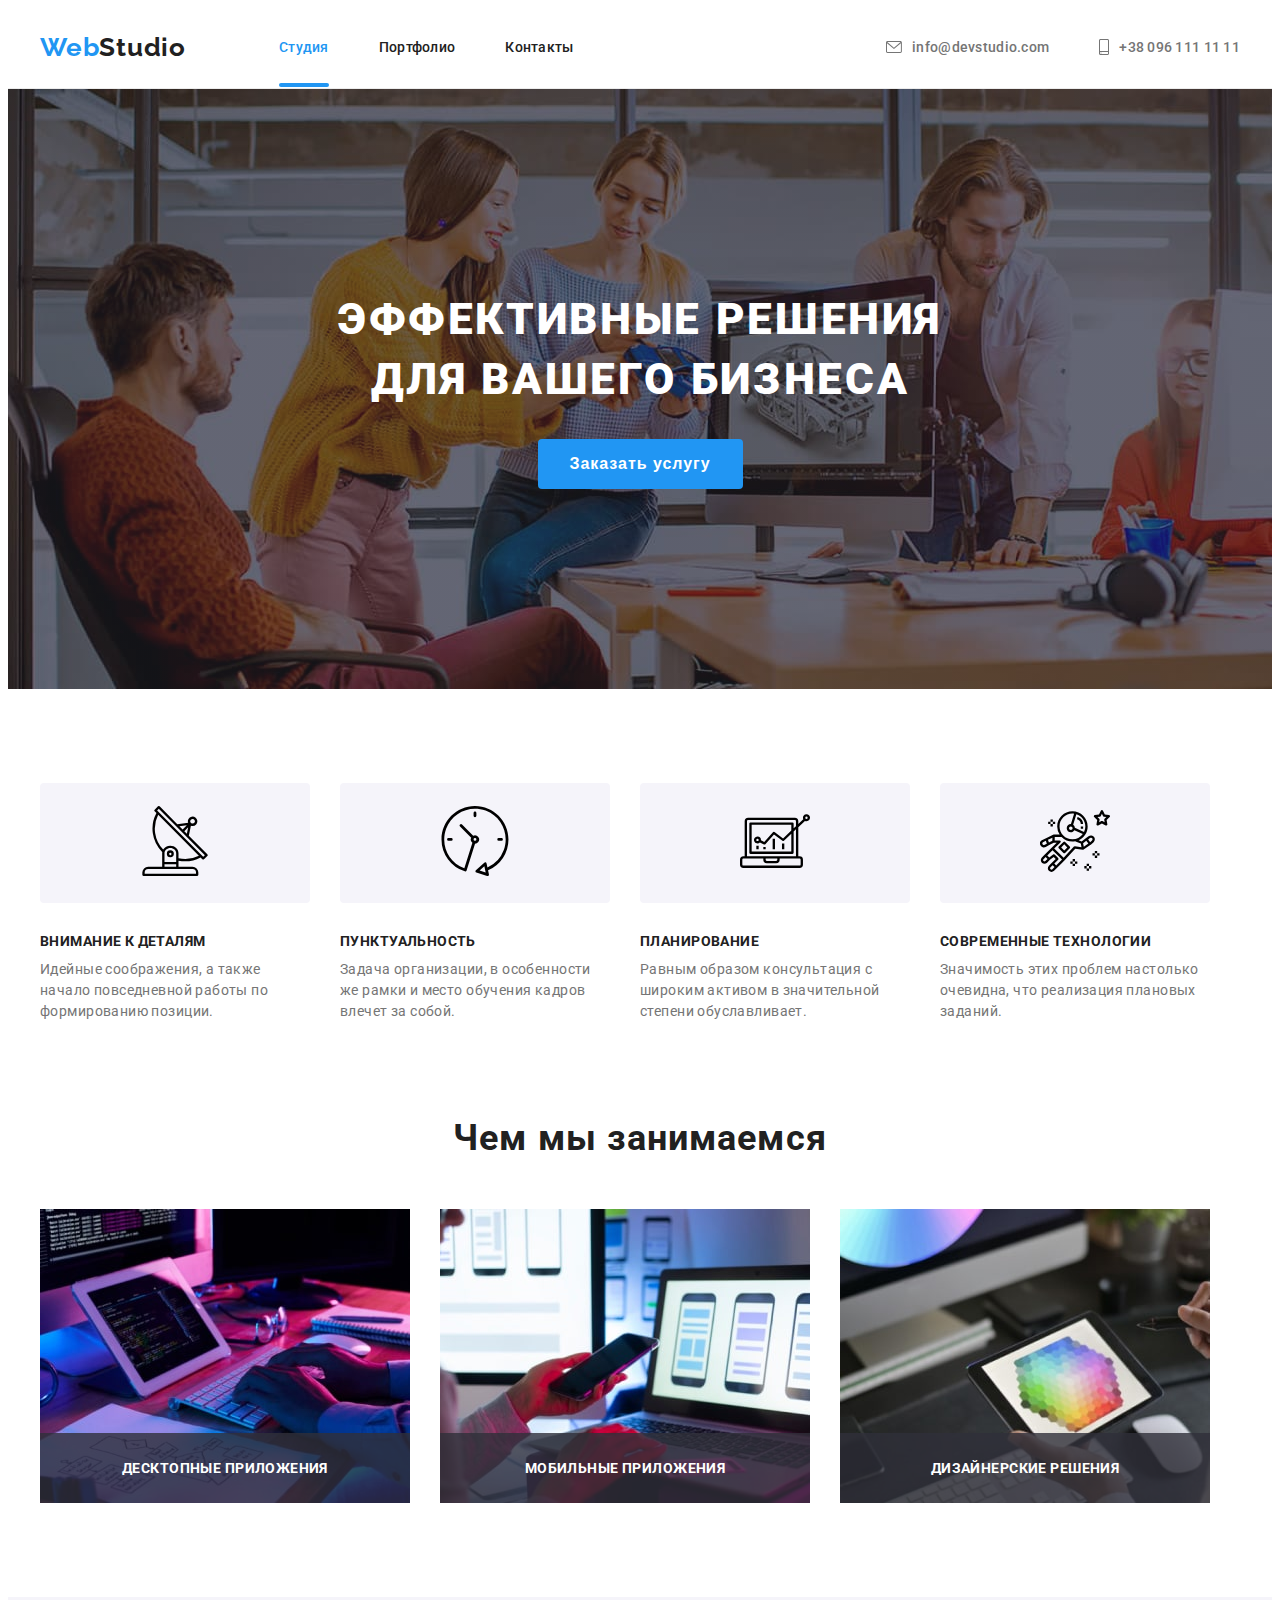
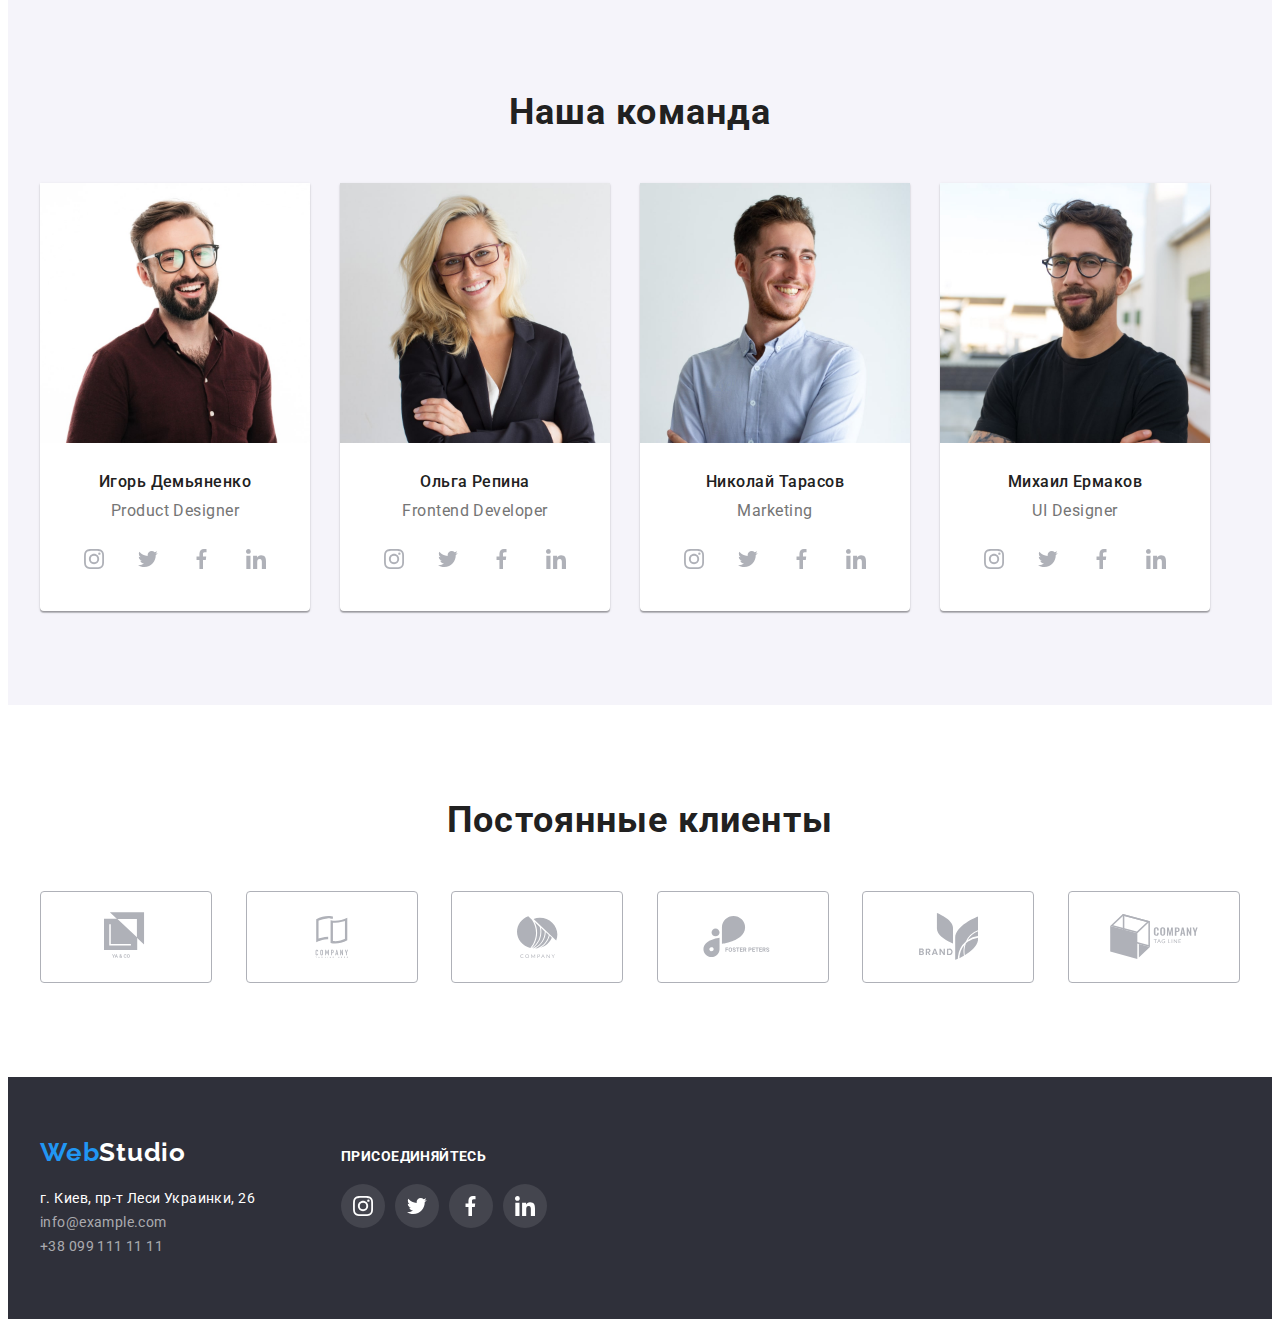
<file: index.html>
<!DOCTYPE html>
<html lang="ru">
<head>
    <meta charset="UTF-8">
    <meta name="viewport" content="width=device-width, initial-scale=1.0">
    <title>Web-Studio</title>
    <link rel="preconnect" href="https://fonts.gstatic.com">
    <link href="https://fonts.googleapis.com/css2?family=Raleway:wght@700&family=Roboto:wght@400;500;700;900&display=swap"
        rel="stylesheet">
    <link rel="stylesheet" href="https://cdnjs.cloudflare.com/ajax/libs/modern-normalize/1.0.0/modern-normalize.min.css"
            integrity="sha512-ISS7cAi1PEhQ8jnbJpJZMd29NlhNj4AWYyLOSp2CE/CsHxTCu+r+t0D2yoJudVrd0/8fTVPUVDzY5Tvli75u/g=="
            crossorigin="anonymous" />
        <link rel="stylesheet" href="./css/common.css">
    <link rel="stylesheet" href="./css/styles.css"/>
    </head>
<body>
    <!--Шапка-->
    <header class="header" >       
        <div class="container">
            <nav class="navigation">
                <a class="logo-color" href="./index.html">Web<span class="logo-header">Studio</span>
                </a>
                <ul class="site-nav list">
                    <li class="site-nav-item">
                        <a href="./index.html" class="site-nav-link current">Студия</a></li>
                    <li class="site-nav-item">
                        <a href="./portfolio.html" class="site-nav-link">Портфолио</a></li>
                    <li class="site-nav-item">
                        <a href="#" class="site-nav-link">Контакты</a></li>
                </ul>
                <ul class="contacts list">
                    
                    <li class="contact-item"> <a class="contacts-mail" href="mailto:info@devstudio.com"> <svg class="mail-icon" width="16" height="12">
                        <use href="./images/sprite.svg#icon-letter"></use>
                    </svg> info@devstudio.com</a></li>
                    <li class="contact-item"><a class="contacts-tel" href="tel:+380961111111"><svg class="tel-icon" width="10" height="16">
                        <use href="./images/sprite.svg#icon-smartphone"></use>
                    </svg>+38 096 111 11 11</a></li>
                </ul>
            </nav>
        </div>
    </header>
    <main>
    <!--Герой-->
    <section class="hero">
        <div class="container">
        <h1 class="hero-title">Эффективные решения для вашего бизнеса</h1>
        <button class="hero-button" type="button" data-modal-open>Заказать услугу</button>
        </div>
            </section>
            <!--Особенности-->
           <section class="features">
                <div class="container">
                <ul class="features-items list">
                    <li class="features-items-link">
                        <div class="features-bg"><a href="#"> <svg class="antenna" width="70" height="70">
                            <use href="./images/sprite.svg#icon-antenna"> </use></svg> </a></div>
                        <h2 class="features-link-title">Внимание к деталям</h2>                        
                        <p class="features-link-text">Идейные соображения, а также начало повседневной работы по формированию позиции.</p>
                    
                    </li>
                    <li class="features-items-link">
                        <div class="features-bg"><a href="#"> <svg class="clock" width="70" height="70">
                                    <use href="./images/sprite.svg#icon-clock"></use>             </svg> </a></div>
                        <h2 class="features-link-title">Пунктуальность</h2>
                        <p class="features-link-text">Задача организации, в особенности же рамки и место обучения кадров влечет за собой.</p>
                    </li>
                    <li class="features-items-link">
                        <div class="features-bg"><a href="#"><svg class="diagram" width="70" height="70">
                                    <use href="./images/sprite.svg#icon-diagram"> </use>
                                </svg> </a></div>
                        <h2 class="features-link-title">Планирование</h2>
                        <p class="features-link-text">Равным образом консультация с широким активом в значительной степени обуславливает.</p>
                    </li>
                    <li class="features-items-link">
                        <div class="features-bg"><a href="#"><svg class="astronaut" width="70" height="70">
                                    <use href="./images/sprite.svg#icon-astronaut"></use>
                                </svg> </a></div>
                        <h2 class="features-link-title">Современные технологии</h2>
                        <p class="features-link-text">Значимость этих проблем настолько очевидна, что реализация плановых заданий.</p>
                    </li>
                </ul>
                </div>
           </section>
           <!--Чем занимаемся-->
           <section class="work">
            <div class="container">
            <h3 class="work-title">Чем мы занимаемся</h3>
            <ul class="work-items list">
                <li class="work-link">
                    <img src="./images/comp1.jpg" alt="Создание сайтов" width="370" height="294">
                <p class="work-link-text">Десктопные приложения</p></li>                    
                <li class="work-link">
                    <img src="./images/comp2.jpg" alt="Разработка мобильных приложений" width="370" height="294">
                    <p class="work-link-text">Мобильные приложения</p></li>
                <li class="work-link">
                    <img src="./images/comp3.jpg" alt="Дизайн сайтов" width="370" height="294">
                <p class="work-link-text">Дизайнерские решения</p></li>
            </ul>
            </div>
           </section>
           <!--Наша команда-->
           <section class="team">
            <div class="container">
               <h3 class="team-title">Наша команда</h3>
               <ul class="team-items list">
                   <li class="team-link">
                       <div class="team-card">
                       <img src="./images/product-designer.jpg" alt="Игорь Демьяненко" width="270" height="260">
                       <h4 class="team-name">Игорь Демьяненко</h4>
                        <p class="team-position">Product Designer</p>
                        <ul class="social-list list">
                            <li class="social-list-item">
                                <a class="social-list-link" href="#"><svg class="icon" width="20" height="20">
                                    <use href="./images/sprite.svg#icon-instagram"></use>
                                </svg></a>
                                </li>
                                <li class="social-list-item">
                                <a class="social-list-link" href="#"><svg class="icon" width="20" height="20">
                                    <use href="./images/sprite.svg#icon-twitter"></use>
                                </svg></a>
                            </li>
                            <li class="social-list-item">
                                <a class="social-list-link" href="#"><svg class="icon" width="20" height="20">
                                    <use href="./images/sprite.svg#icon-facebook"></use>
                                </svg></a>
                            </li>
                            <li class="social-list-item">
                                <a class="social-list-link" href="#"><svg class="icon" width="20" height="20">
                                    <use href="./images/sprite.svg#icon-linkedin"></use>
                                </svg></a>
                                                        </li> 
                        </ul></div>
                    </li>
                    <li class="team-link">
                        <div class="team-card">
                       <img src="./images/frontend-developer.jpg" alt="Ольга Репина" width="270" height="260">
                       <h4 class="team-name">Ольга Репина</h4>
                        <p class="team-position">Frontend Developer</p>
                        <ul class="social-list list">
                            <li class="social-list-item">
                                <a class="social-list-link" href="#"><svg class="icon" width="20" height="20">
                                        <use href="./images/sprite.svg#icon-instagram"></use>
                                    </svg></a>
                            </li>
                            <li class="social-list-item">
                                <a class="social-list-link" href="#"><svg class="icon" width="20" height="20">
                                        <use href="./images/sprite.svg#icon-twitter"></use>
                                    </svg></a>
                            </li>
                            <li class="social-list-item">
                                <a class="social-list-link" href="#"><svg class="icon" width="20" height="20">
                                        <use href="./images/sprite.svg#icon-facebook"></use>
                                    </svg></a>
                            </li>
                            <li class="social-list-item">
                                <a class="social-list-link" href="#"><svg class="icon" width="20" height="20">
                                        <use href="./images/sprite.svg#icon-linkedin"></use>
                                    </svg></a>
                                                               </li>
                                                        </ul> </div>
                            </li>
                    <li class="team-link">
                        <div class="team-card">
                       <img src="./images/marketing.jpg" alt="Николай Тарасов" width="270" height="260">
                       <h4 class="team-name">Николай Тарасов</h4>
                        <p class="team-position">Marketing</p>
                        <ul class="social-list list">
                            <li class="social-list-item">
                                <a class="social-list-link" href="#"><svg class="icon" width="20" height="20">
                                        <use href="./images/sprite.svg#icon-instagram"></use>
                                    </svg></a>
                            </li>
                            <li class="social-list-item">
                                <a class="social-list-link" href="#"><svg class="icon" width="20" height="20">
                                        <use href="./images/sprite.svg#icon-twitter"></use>
                                    </svg></a>
                            </li>
                            <li class="social-list-item">
                                <a class="social-list-link" href="#"><svg class="icon" width="20" height="20">
                                        <use href="./images/sprite.svg#icon-facebook"></use>
                                    </svg></a>
                            </li>
                            <li class="social-list-item">
                                <a class="social-list-link" href="#"><svg class="icon" width="20" height="20">
                                        <use href="./images/sprite.svg#icon-linkedin"></use>
                                    </svg></a>
                                    </li>
                                    </ul></div>
                                    </li>
                    <li class="team-link">
                        <div class="team-card">
                       <img src="./images/ui-designer.jpg" alt="Михаил Ермаков" width="270" height="260">
                       <h4 class="team-name">Михаил Ермаков</h4>
                        <p class="team-position">UI Designer</p>
                        <ul class="social-list list">
                            <li class="social-list-item">
                                <a class="social-list-link" href="#"><svg class="icon" width="20" height="20">
                                        <use href="./images/sprite.svg#icon-instagram"></use>
                                    </svg></a>
                            </li>
                            <li class="social-list-item">
                                <a class="social-list-link" href="#"><svg class="icon" width="20" height="20">
                                        <use href="./images/sprite.svg#icon-twitter"></use>
                                    </svg></a>
                            </li>
                            <li class="social-list-item">
                                <a class="social-list-link" href="#"><svg class="icon" width="20" height="20">
                                        <use href="./images/sprite.svg#icon-facebook"></use>
                                    </svg></a>
                            </li>
                            <li class="social-list-item">
                                <a class="social-list-link" href="#"><svg class="icon" width="20" height="20">
                                        <use href="./images/sprite.svg#icon-linkedin"></use>
                                    </svg></a>
                            </li>
                        </ul>
                    </div>
                    </li>
               </ul>
            </div>
           </section>
        </main>
        <!-- Постоянные клиенты -->
        <section class="clients">
            <div class="container">
                <h3 class="clients-title">Постоянные клиенты</h3>
                <ul class="clients-list">
                                        <li class="clients-item">                        
                            <a class="clients-list-link" href="#">
                                <svg class="icon-1" width="44.27px" height="49.23px">
                                    <use href="./images/sprite.svg#icon-logo-1"></use>
                                </svg>
                            </a>
                                          </li>
                    <li class="clients-item">
                            <a class="clients-list-link" href="#">
                                <svg class="icon-2" width="40px" height="42px">
                                    <use href="./images/sprite.svg#icon-logo-2"></use>
                                </svg>
                            </a></li>
                                            <li class="clients-item">
                                                    <a class="clients-list-link" href="#">
                                <svg class="icon-3" width="41px" height="42.6px">
                                    <use href="./images/sprite.svg#icon-logo-3"></use>
                                </svg>
                            </a>
                                            </li>
                    <li class="clients-item">
                                                    <a class="clients-list-link" href="#">
                                <svg class="icon-4" width="79.66px" height="42.02px">
                                    <use href="./images/sprite.svg#icon-logo-4"></use>
                                </svg>
                            </a>
                                            </li>
                    <li class="clients-item">
                           <a class="clients-list-link" href="#">
                                <svg class="icon-5" width="59px" height="47px">
                                    <use href="./images/sprite.svg#icon-logo-5"></use>
                                </svg>
                            </a>
                                            </li>
                    <li class="clients-item">
                        <a class="clients-list-link" href="#">
                                <svg class="icon-6" width="88.48px" height="45.44px">
                                    <use href="./images/sprite.svg#icon-logo-6"></use>
                                </svg>
                            </a>
                                            </li>
                </ul>
            </div>
        </section>
           <!--Подвал-->
           <footer class="footer-section">
            <div class="container">
                <div class="footer-adress">
                <a class="logo-color" href="./index.html">Web<span class="logo-footer">Studio</span>
                </a>
               <!--Контакты-->
              <address class="contacts-footer">
                <ul class="contacts-footer-list list">
                    <li><a class="contacts-footer-link" href="https://goo.gl/maps/oXFUqeDzzRubqZXH6" target="_blank" rel="noopener noreferrer">г. Киев, пр-т Леси Украинки, 26</a></li>
                    <li><a class="contacts-footer-mail" href="mailto:info@example.com">info@example.com</a></li>
                    <li><a class="contacts-footer-tel" href="tel:+380991111111">+38 099 111 11 11</a></li>
                </ul>
              </address>
            </div>
              <!--Социальные сети-->
              <div class="social-footer">
              <h4 class="footer-social-title">присоединяйтесь</h4>
            <ul class="social-list-footer list">
                <li class="social-list-item-footer">
                    <a class="social-list-link-footer" href="#"><svg class="icon" width="20" height="20">
                            <use href="./images/sprite.svg#icon-instagram"></use>
                        </svg></a>
                </li>
                <li class="social-list-item-footer">
                    <a class="social-list-link-footer" href="#"><svg class="icon" width="20" height="20">
                            <use href="./images/sprite.svg#icon-twitter"></use>
                        </svg></a>
                </li>
                <li class="social-list-item-footer">
                    <a class="social-list-link-footer" href="#"><svg class="icon" width="20" height="20">
                            <use href="./images/sprite.svg#icon-facebook"></use>
                        </svg></a>
                </li>
                <li class="social-list-item-footer">
                    <a class="social-list-link-footer" href="#"><svg class="icon" width="20" height="20">
                            <use href="./images/sprite.svg#icon-linkedin"></use>
                        </svg></a>
                </li>
            </ul>                
            </div>
            </div>
           </footer>
           <div class="backdrop is-hidden" data-modal>
               <div class="modal">
                   <button type="button" class="close-btn" data-modal-close>
                    <svg class="icon-btn" width="18" height="18">
                        <use href="./images/sprite.svg#icon-close-black"></use>
                    </svg>
                   </button>                 
               </div>
           </div>
        <script src="./js/modal.js"></script>
</body>
</html>
</file>
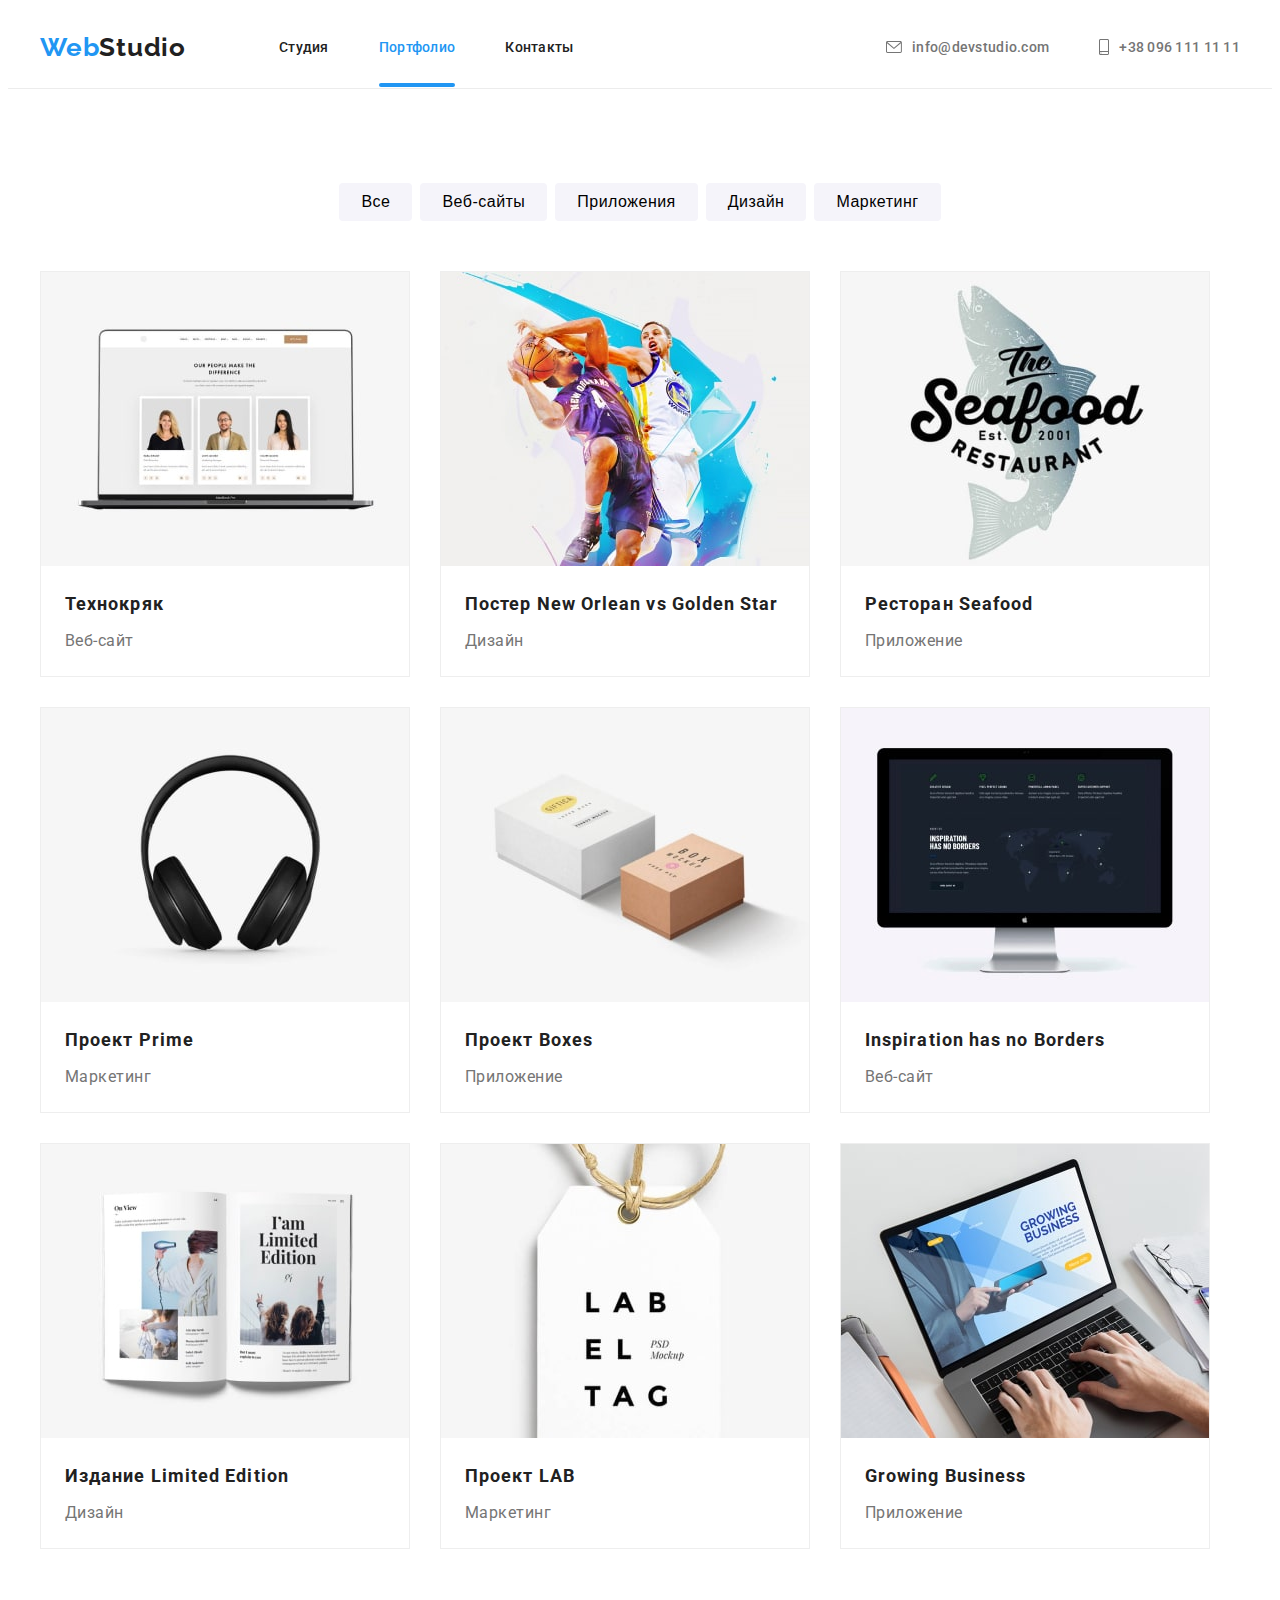
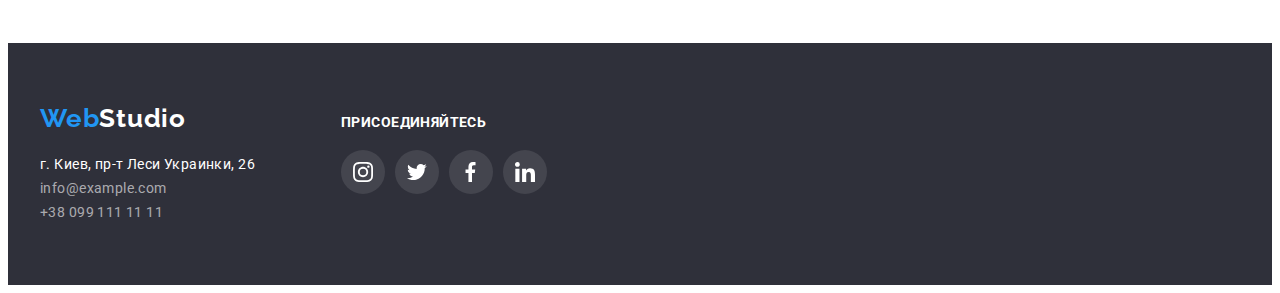
<file: portfolio.html>
<!DOCTYPE html>
<html lang="ru">
<head>
    <meta charset="UTF-8">
    <meta name="viewport" content="width=device-width, initial-scale=1.0">
    <title>Web-Studio</title>
    <link rel="preconnect" href="https://fonts.gstatic.com">
    <link
        href="https://fonts.googleapis.com/css2?family=Raleway:wght@700&family=Roboto:wght@400;500;700;900&display=swap"
        rel="stylesheet">
    <link rel="stylesheet" href="https://cdnjs.cloudflare.com/ajax/libs/modern-normalize/1.0.0/modern-normalize.min.css"
        integrity="sha512-ISS7cAi1PEhQ8jnbJpJZMd29NlhNj4AWYyLOSp2CE/CsHxTCu+r+t0D2yoJudVrd0/8fTVPUVDzY5Tvli75u/g=="
        crossorigin="anonymous" />
        <link rel="stylesheet" href="./css/common.css">
    <link rel="stylesheet" href="./css/styles.css" />
</head>
<body>
    <!--Шапка-->
    <header class="header">
        <div class="container">
            <nav class="navigation">
                <a class="logo-color" href="./index.html">Web<span class="logo-header">Studio</span>
                </a>
                <ul class="site-nav list">
                    <li class="site-nav-item">
                        <a href="./index.html" class="site-nav-link">Студия</a></li>
                    <li class="site-nav-item">
                        <a href="./portfolio.html" class="site-nav-link current">Портфолио</a></li>
                    <li class="site-nav-item">
                        <a href="#" class="site-nav-link">Контакты</a></li>
                </ul>
                <ul class="contacts list">
                        <li class="contact-item"> <a class="contacts-mail" href="mailto:info@devstudio.com"> <svg
                                class="mail-icon" width="16" height="12">
                                <use href="./images/sprite.svg#icon-letter"></use>
                            </svg> info@devstudio.com</a></li>
                    <li class="contact-item"><a class="contacts-tel" href="tel:+380961111111"><svg class="tel-icon"
                                width="10" height="16">
                                <use href="./images/sprite.svg#icon-smartphone"></use>
                            </svg>+38 096 111 11 11</a></li>
                </ul>
            </nav>
        </div>
    </header>
    <main>
        <!-- Портфолио -->
        <section class="portfolio">
            <div class="container">
            <h1 class="gallery-name">Portfolio</h1>
            <!-- Навигация портфолио -->
            <nav class="nav-gallery">
                <ul class="nav-gallery-items list">
                    <li class="nav-gallery-link"><button type="button" class="btn-gallery">Все</button></li>
                    <li class="nav-gallery-link"><button type="button" class="btn-gallery">Веб-сайты</button></li>
                    <li class="nav-gallery-link"><button type="button" class="btn-gallery">Приложения</button></li>
                    <li class="nav-gallery-link"><button type="button" class="btn-gallery">Дизайн</button></li>
                    <li class="nav-gallery-link"><button type="button" class="btn-gallery">Маркетинг</button></li>
                </ul>
            </nav>
            <!-- Фильтры -->
            
            <ul class="filter list">
            <li class="filter-item">
                <a class="filter-link" href="#">
                    <div class="filter-img">
                        <img src="./images/portfolio-img1.jpg" alt="Ноутбук">
                        <p class="overlay">Технокряк это современная площадка распространения коронавируса. Компании используют эту
                            платформу для цифрового шпионажа и атак на защищённые сервера конкурентов.</p>
                    </div>
                    <div class="filter-content">
                    <h2 class="filter-title">Технокряк</h2>
                    <p class="filter-btn-text">Веб-сайт</p>
                    </div>
                </a>
            </li>
                <li class="filter-item">
                    <a class="filter-link" href="#">
                        <div class="filter-img">
                    <img src="./images/portfolio-img2.jpg" alt="Постер с баскетболистами">
                    <p class="overlay">Постер New Orlean vs Golden Star</p>
                    </div>
                    <div class="filter-content">
                    <h2 class="filter-title">Постер New Orlean vs Golden Star</h2>
                    <p class="filter-btn-text">Дизайн</p>
                    </div>
                    </a>
                </li>
                <li class="filter-item">
                    <a class="filter-link" href="#">
                        <div class="filter-img">
                    <img src="./images/portfolio-img3.jpg" alt="Постер рыбного ресторана">
                    <p class="overlay">Ресторан Seafood</p>
                    </div>
                    <div class="filter-content">
                    <h2 class="filter-title">Ресторан Seafood</h2>
                    <p class="filter-btn-text">Приложение</p>
                    </div>
                    </a>
                </li>
                <li class="filter-item">
                    <a class="filter-link" href="#">
                        <div class="filter-img">
                    <img src="./images/portfolio-img4.jpg" alt="Наушники">
                    <p class="overlay">Проект Prime</p>
                    </div>
                    <div class="filter-content">
                    <h2 class="filter-title">Проект Prime</h2>
                    <p class="filter-btn-text">Маркетинг</p>
                    </div>
                    </a>
                </li>
                <li class="filter-item">
                    <a class="filter-link" href="#">
                        <div class="filter-img">
                    <img src="./images/portfolio-img5.jpg" alt="Коробки">
                    <p class="overlay">Проект Boxes</p>
                    </div>
                    <div class="filter-content">
                    <h2 class="filter-title">Проект Boxes</h2>
                    <p class="filter-btn-text">Приложение</p>
                    </div>
                    </a>
                </li>
                <li class="filter-item">
                    <a class="filter-link" href="#">
                        <div class="filter-img">
                    <img src="./images/portfolio-img6.jpg" alt="Монитор">
                    <p class="overlay">Inspiration has no Borders</p>
                    </div>
                    <div class="filter-content">
                    <h2 class="filter-title">Inspiration has no Borders</h2>
                    <p class="filter-btn-text">Веб-сайт</p>
                    </div>
                    </a>
                </li>
                <li class="filter-item">
                    <a class="filter-link" href="#">
                        <div class="filter-img">
                    <img src="./images/portfolio-img7.jpg" alt="Журнал">
                    <p class="overlay">Издание Limited Edition</p>
                    </div>
                    <div class="filter-content">
                    <h2 class="filter-title">Издание Limited Edition</h2>
                    <p class="filter-btn-text">Дизайн</p>
                    </div>
                    </a>                    
                </li>
                <li class="filter-item">
                    <a class="filter-link" href="#">
                        <div class="filter-img">
                    <img src="./images/portfolio-img8.jpg" alt="Этикетка">
                    <p class="overlay">Проект LAB</p>
                    </div>
                    <div class="filter-content">
                    <h2 class="filter-title">Проект LAB</h2>
                    <p class="filter-btn-text">Маркетинг</p>
                    </div>
                    </a>
                </li>
                <li class="filter-item">
                    <a class="filter-link" href="#">
                        <div class="filter-img">
                    <img src="./images/portfolio-img9.jpg" alt="Экран ноутбука">
                    <p class="overlay">Growing Business</p>
                    </div>
                    <div class="filter-content">
                    <h2 class="filter-title">Growing Business</h2>
                    <p class="filter-btn-text">Приложение</p>
                    </div>
                    </a>
                </li>
            </ul>
            </div>
        </section>
    </main>
        <footer class="footer-section">
            <div class="container">
                <div class="footer-adress">
                    <a class="logo-color" href="./index.html">Web<span class="logo-footer">Studio</span>
                    </a>
                    <!--Контакты-->
                    <address class="contacts-footer">
                        <ul class="contacts-footer-list list">
                            <li><a class="contacts-footer-link" href="https://goo.gl/maps/oXFUqeDzzRubqZXH6" target="_blank"
                                    rel="noopener noreferrer">г. Киев, пр-т Леси Украинки, 26</a></li>
                            <li><a class="contacts-footer-mail" href="mailto:info@example.com">info@example.com</a></li>
                            <li><a class="contacts-footer-tel" href="tel:+380991111111">+38 099 111 11 11</a></li>
                        </ul>
                    </address>
                </div>
                <!--Социальные сети-->
                <div class="social-footer">
                    <h4 class="footer-social-title">присоединяйтесь</h4>
                    <ul class="social-list-footer list">
                        <li class="social-list-item-footer">
                            <a class="social-list-link-footer" href="#"><svg class="icon" width="20" height="20">
                                    <use href="./images/sprite.svg#icon-instagram"></use>
                                </svg></a>
                        </li>
                        <li class="social-list-item-footer">
                            <a class="social-list-link-footer" href="#"><svg class="icon" width="20" height="20">
                                    <use href="./images/sprite.svg#icon-twitter"></use>
                                </svg></a>
                        </li>
                        <li class="social-list-item-footer">
                            <a class="social-list-link-footer" href="#"><svg class="icon" width="20" height="20">
                                    <use href="./images/sprite.svg#icon-facebook"></use>
                                </svg></a>
                        </li>
                        <li class="social-list-item-footer">
                            <a class="social-list-link-footer" href="#"><svg class="icon" width="20" height="20">
                                    <use href="./images/sprite.svg#icon-linkedin"></use>
                                </svg></a>
                        </li>
                    </ul>
                        </div>
            </div>
        </footer>
        </body>        
        </html>
</file>
<file: css/common.css>
:root {
  --secondary-font: "Raleway", sans-serif;
  --accent-color: #2196f3;
  --secondary-color: #ffffff;
}
body {
  font-family: "Roboto", sans-serif;
  background-color: #ffffff;
  color: #212121;
}
.a {
  text-decoration: none;
}
ul {
  margin: 0;
  padding: 0;
  list-style: none;
}
h1,
h2,
h3,
h4,
h5,
h6 {
  margin: 0;
}
p {
  margin: 0;
}
img {
  display: block;
}
/* =====header====== */
.header .logo-color {
  margin-right: 93px;
}
.header .contacts {
  display: flex;
  margin-left: auto;
}
.navigation {
  display: flex;
  align-items: center;
}
.site-nav {
  display: flex;
}
.site-nav-item:not(:last-child) {
  margin-right: 50px;
}
.contact-item:not(:last-child) {
  margin-right: 50px;
}

.site-nav-link {
  position: relative;
  display: block;
  font-weight: 500;
  font-size: 14px;
  line-height: 1.172;
  letter-spacing: 0.02em;
  text-decoration: none;

  transition: color 250ms cubic-bezier(0.4, 0, 0.2, 1);
}
.current::after {
  position: absolute;
  display: block;
  content: "";
  width: 100%;
  height: 4px;
  bottom: -32px;
  left: 0px;
  border-radius: 2px;
  background-color: var(--accent-color);
}
/* =====end-header====== */
/* =====components===== */
.site-nav-link:hover,
.site-nav-link:focus,
.contacts-mail:hover,
.contacts-mail:focus,
.contacts-tel:hover,
.contacts-tel:focus,
.contacts-footer-mail:hover,
.contacts-footer-mail:focus,
.contacts-footer-tel:hover,
.contacts-footer-tel:focus,
.contacts-footer-link:hover,
.contacts-footer-link:focus {
  color: var(--accent-color);
}
.header {
  display: flex;
  align-items: center;
  padding-top: 24px;
  padding-bottom: 25px;
  border-bottom: 1px solid #ececec;
}
.container {
  width: 1200px;
  padding: 0 15px;
  margin: 0 auto;
}
.site-nav .current {
  color: var(--accent-color);
}
.mail-icon,
.tel-icon {
  fill: #757575;
  margin-right: 10px;

  transition: fill 250ms cubic-bezier(0.4, 0, 0.2, 1);
}
.contacts-mail:hover .mail-icon,
.contacts-mail:focus .mail-icon,
.contacts-tel:hover .tel-icon,
.contacts-tel:focus .tel-icon {
  fill: currentColor;
}
/* =====end-components===== */
/* =====header===== */

.logo-color {
  font-family: var(--secondary-font);
  font-weight: 700;
  font-size: 26px;
  line-height: 1.174;
  letter-spacing: 0.03em;
  color: var(--accent-color);
  text-decoration: none;
}
.logo-header {
  color: #212121;
}
.contacts-mail,
.contacts-tel {
  display: flex;
  align-items: center;
  font-weight: 500;
  font-size: 14px;
  line-height: 1.172;
  letter-spacing: 0.02em;
  color: #757575;
  text-decoration: none;

  transition: color 250ms cubic-bezier(0.4, 0, 0.2, 1);
}
/* =====end-header===== */

/* =====footer===== */
.footer-section {
  padding-top: 60px;
  padding-bottom: 60px;
  background-color: #2f303a;
}
.footer-section .container {
  display: flex;
  align-items: baseline;
}
.footer-adress {
  width: 231px;
  align-items: baseline;
  margin-right: 70px;
}
.social-footer {
  width: 206px;
  align-items: baseline;
}
.social-list-footer {
  display: flex;
  justify-content: space-between;
}
.social-list-item-footer {
  justify-content: space-between;
}

.logo-footer {
  color: var(--secondary-color);
}
.site-nav-link {
  color: #212121;
}
.contacts-footer-list {
  padding-top: 20px;
  max-width: 231px;
  font-weight: 400;
  font-size: 14px;
  line-height: 1.714;
  letter-spacing: 0.03em;
  font-style: normal;
}
.contacts-footer-link {
  color: var(--secondary-color);
  text-decoration: none;

  transition: color 250ms cubic-bezier(0.4, 0, 0.2, 1);
}
.contacts-footer-mail,
.contacts-footer-tel {
  color: rgba(255, 255, 255, 0.6);
  text-decoration: none;

  transition: color 250ms cubic-bezier(0.4, 0, 0.2, 1);
}
.footer-social-title {
  font-weight: 700;
  font-size: 14px;
  line-height: 1.143;
  letter-spacing: 0.03em;
  text-transform: uppercase;
  color: var(--secondary-color);
  margin-bottom: 20px;
}

.social-list-link-footer {
  display: flex;
  justify-content: center;
  align-items: center;
  width: 44px;
  height: 44px;
  border-radius: 50%;
  background-color: rgba(255, 255, 255, 0.1);

  transition: background-color 250ms cubic-bezier(0.4, 0, 0.2, 1);
}
.social-list-link-footer:hover,
.social-list-link-footer:focus {
  background-color: var(--bg-color);
}
.social-list-footer .icon {
  fill: var(--secondary-color);

  transition: fill 250ms cubic-bezier(0.4, 0, 0.2, 1);
}
.social-list-link-footer:hover .icon,
.social-list-link-footer:focus .icon {
  fill: var(--secondary-color);
}
/* =====end-footer===== */
</file>
<file: css/styles.css>
:root {
  --secondary-color: #ffffff;
  --bg-color: #2196f3;
  --text-color: #757575;
}
/* =====maim page===== */
/* =====hero===== */
.hero {
  display: flex;
  justify-content: center;
  align-items: center;

  text-align: center;

  background-color: #2f303a;
  background-image: linear-gradient(
      rgba(47, 48, 58, 0.4),
      rgba(47, 48, 58, 0.4)
    ),
    url("../images/hero.jpg");
  background-repeat: no-repeat;
  background-size: cover;
}
.hero-title {
  width: 696px;
  margin-top: 200px;
  margin-left: auto;
  margin-right: auto;
  font-weight: 900;
  font-size: 44px;
  line-height: 1.364;
  letter-spacing: 0.06em;
  text-transform: uppercase;
  color: var(--secondary-color);
}
.hero-button {
  display: block;
  margin-top: 30px;
  margin-bottom: 200px;
  margin-left: auto;
  margin-right: auto;
  min-width: 200px;
  border: none;
  border-radius: 4px;
  font-weight: 700;
  font-size: 16px;
  line-height: 1.875;
  letter-spacing: 0.06em;
  background-color: #2196f3;
  color: var(--secondary-color);
  cursor: pointer;
  padding: 10px 32px;
}
/* =====end-hero===== */
/* =====section-features===== */
.features-items {
  display: flex;
}
.features-items-link {
  width: 270px;
}
.features-items-link:not(:last-child) {
  margin-right: 30px;
}
.features-bg {
  display: flex;
  justify-content: center;
  align-items: center;
  min-height: 120px;
  margin-bottom: 30px;
  background-color: #f5f4fa;
  border-radius: 4px;
}
.features-link-title {
  font-weight: 700;
  font-size: 14px;
  line-height: 1.172;
  letter-spacing: 0.03em;
  text-transform: uppercase;
}
.features-link-text {
  padding-top: 10px;
  font-weight: 400;
  font-size: 14px;
  line-height: 1.52;
  letter-spacing: 0.03em;
  color: var(--text-color);
}
.features {
  min-height: 101px;
  padding-bottom: 94px;
  padding-top: 94px;
}
/* =====end-section-features===== */
/* =====section-work===== */
.work {
  display: flex;
  padding-bottom: 94px;
}
.work-items {
  display: flex;
}
.work-link:not(:last-child) {
  margin-right: 30px;
}
.work-link {
  position: relative;
}
.work-link-text {
  position: absolute;
  bottom: 0;
  left: 0;
  right: 0;
  padding-top: 27px;
  padding-bottom: 27px;
  background-color: rgba(47, 48, 58, 0.8);
  color: var(--secondary-color);
  font-weight: 700;
  font-size: 14px;
  line-height: 1.172;
  text-align: center;
  letter-spacing: 0.03em;
  text-transform: uppercase;
}
.work-title,
.team-title,
.clients-title {
  margin-bottom: 50px;
  font-weight: 700;
  font-size: 36px;
  line-height: 1.172;
  text-align: center;
  letter-spacing: 0.03em;
}
/* =====end-section-work */
/* =====section-team===== */
.team {
  display: flex;
  padding-top: 94px;
  padding-bottom: 94px;

  background-color: #f5f4fa;
}
.team-name {
  padding-top: 30px;
  padding-bottom: 10px;
  font-weight: 500;
  font-size: 16px;
  line-height: 1.172;
  text-align: center;
  letter-spacing: 0.03em;
}
.team-items {
  display: flex;
}
.team-card {
  background-color: var(--secondary-color);
  padding-bottom: 30px;
  box-shadow: 0px 1px 3px rgba(0, 0, 0, 0.12), 0px 1px 1px rgba(0, 0, 0, 0.14),
    0px 2px 1px rgba(0, 0, 0, 0.2);
  border-radius: 0px 0px 4px 4px;
}
.team-link:not(:last-child) {
  margin-right: 30px;
}
.team-position {
  font-weight: 400;
  font-size: 16px;
  line-height: 1.172;
  text-align: center;
  letter-spacing: 0.03em;
  color: var(--text-color);
}
.social-list {
  display: flex;
  justify-content: space-between;
  margin-right: 32px;
  margin-left: 32px;
  margin-top: 16px;
}
.social-list-link {
  display: flex;
  justify-content: center;
  align-items: center;
  width: 44px;
  height: 44px;
  border-radius: 50%;
  background-color: var(--secondary-color);

  transition: background-color 250ms cubic-bezier(0.4, 0, 0.2, 1);
}
.social-list .icon {
  fill: #afb1b8;
  transition: fill 250ms cubic-bezier(0.4, 0, 0.2, 1);
}
.social-list-link:hover,
.social-list-link:focus {
  background-color: var(--bg-color);
}
.social-list-link:hover .icon,
.social-list-link:focus .icon {
  fill: var(--secondary-color);
}
.clients {
  display: flex;
  padding-top: 94px;
  padding-bottom: 94px;
}
.clients-list {
  display: flex;
  justify-content: space-between;
}
.clients-list-link {
  display: flex;
  justify-content: center;
  align-items: center;
  color: #afb1b8;
  border: 1px solid #afb1b8;
  border-radius: 4px;
  width: 170px;
  height: 90px;

  transition: border-color 250ms cubic-bezier(0.4, 0, 0.2, 1),
    color 250ms cubic-bezier(0.4, 0, 0.2, 1);
}
.clients-list-link:not(:last-child) {
  margin-right: 30px;
}

.clients-list .icon-1,
.icon-2,
.icon-3,
.icon-4,
.icon-5,
.icon-6 {
  fill: currentColor;
}
.clients-list-link:hover,
.clients-list-link:focus {
  color: var(--bg-color);
  border-color: var(--bg-color);
}
/* ===== end-section-clients===== */
/* =====end main page===== */
/* =====portfolio page===== */
/* =====portfolio===== */
.portfolio {
  display: flex;
  align-items: center;
  margin-top: 94px;
  margin-bottom: 94px;
}
.gallery-name {
  display: none;
}
.nav-gallery {
  display: flex;
  justify-content: center;
  margin-bottom: 34px;
}
.nav-gallery-items {
  display: flex;
  padding-bottom: 16px;
}
.nav-gallery-link {
  display: flex;
}
.nav-gallery-link:not(:last-child) {
  margin-right: 8px;
}
.btn-gallery {
  display: block;
  border: none;
  border-radius: 4px;
  padding: 6px 22px;
  min-height: 38px;

  font-weight: 500;
  font-size: 16px;
  line-height: 1.625px;
  text-align: center;
  letter-spacing: 0.03em;
  background-color: #f5f4fa;

  transition: background-color 250ms cubic-bezier(0.4, 0, 0.2, 1),
    color 250ms cubic-bezier(0.4, 0, 0.2, 1);
}
.btn-gallery:hover,
.btn-gallery:focus {
  background-color: #2196f3;
  color: var(--secondary-color);
}
/* =====end-portfolio===== */
/* =====filtrs===== */
.filter {
  display: flex;
  flex-wrap: wrap;
}
.filter-item {
  width: 370px;
  margin-right: 30px;
  margin-bottom: 30px;
}
.filter-item:nth-child(3n) {
  margin-right: 0;
}
.filter-item:nth-last-child(-n + 3) {
  margin-bottom: 0;
}
.filter-img {
  position: relative;
  overflow: hidden;
}
.filter-content {
  padding: 20px 24px;
}
.filter-title {
  margin-bottom: 4px;
  font-weight: 700;
  font-size: 18px;
  line-height: 2;
  letter-spacing: 0.06em;
  color: #212121;
}
.filter-btn-text {
  font-weight: 400;
  font-size: 16px;
  line-height: 1.875;
  letter-spacing: 0.03em;
  color: var(--text-color);
}
.overlay {
  position: absolute;
  top: 0;
  left: 0;
  width: 100%;
  height: 100%;

  padding: 63px 24px;
  background-color: rgba(33, 150, 243, 0.9);
  font-weight: 400;
  font-size: 18px;
  line-height: 1.556;
  letter-spacing: 0.03em;
  color: var(--secondary-color);
  transition: transform 250ms cubic-bezier(0.4, 0, 0.2, 1);
  transform: translateY(100%);
}

.filter-link:hover,
.filter-link:focus {
  box-shadow: 0px 1px 1px rgba(0, 0, 0, 0.12), 0px 4px 4px rgba(0, 0, 0, 0.06),
    1px 4px 6px rgba(0, 0, 0, 0.16);
}
.filter-link {
  display: block;
  text-decoration: none;
  border: 1px solid #eeeeee;
  transition: box-shadow 250ms cubic-bezier(0.4, 0, 0.2, 1);
}
.filter-link:hover .overlay,
.filter-link:focus .overlay {
  transform: translateY(0%);
}
/* =====end-filtrs===== */
/* =====end portfolio page===== */
/* =====backdrop===== */
.backdrop {
  position: fixed;
  top: 0;
  left: 0;
  width: 100%;
  height: 100%;
  background: rgba(0, 0, 0, 0.2);
  opacity: 1;
  transition: opacity 250ms cubic-bezier(0.4, 0, 0.2, 1);
}
.backdrop.is-hidden {
  opacity: 0;
  pointer-events: none;
}
.backdrop.is-hidden .modal {
  transform: translate(-50%, -50%) scaleY(0.1);
}
.modal {
  position: absolute;
  width: 528px;
  height: 581px;
  left: 50%;
  top: 50%;
  transform: translate(-50%, -50%) scaleY(1);
  transition: transform 250ms cubic-bezier(0.4, 0, 0.2, 1);
  background: var(--secondary-color);
  box-shadow: 0px 1px 3px rgba(0, 0, 0, 0.12), 0px 1px 1px rgba(0, 0, 0, 0.14),
    0px 2px 1px rgba(0, 0, 0, 0.2);
  border-radius: 4px;
}
.close-btn {
  position: absolute;
  top: 8px;
  right: 8px;
  width: 30px;
  height: 30px;
  background-color: var(--secondary-color);
  border: 1px solid rgba(0, 0, 0, 0.1);
  border-radius: 50%;
  cursor: pointer;
}
.icon-btn {
  display: block;
  justify-content: center;
  align-items: center;
}
/* =====end-backdrop===== */
</file>
